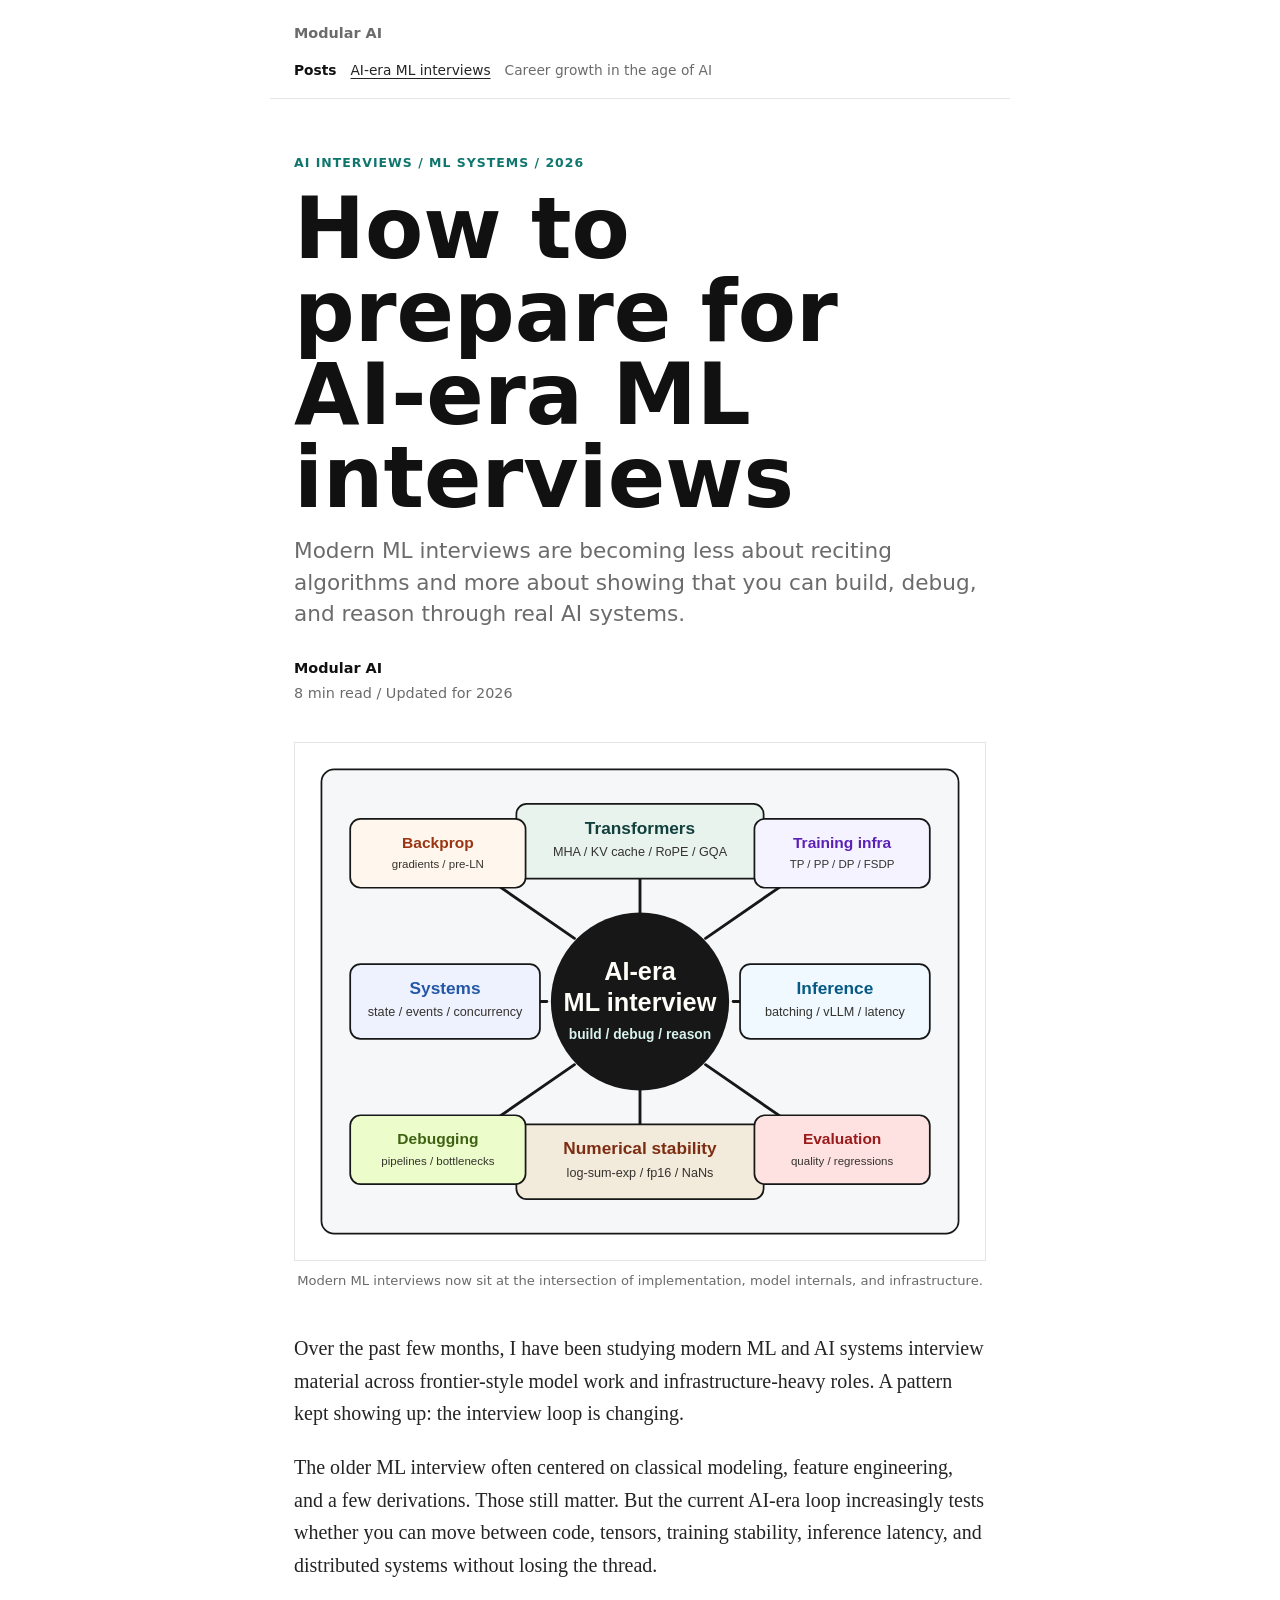
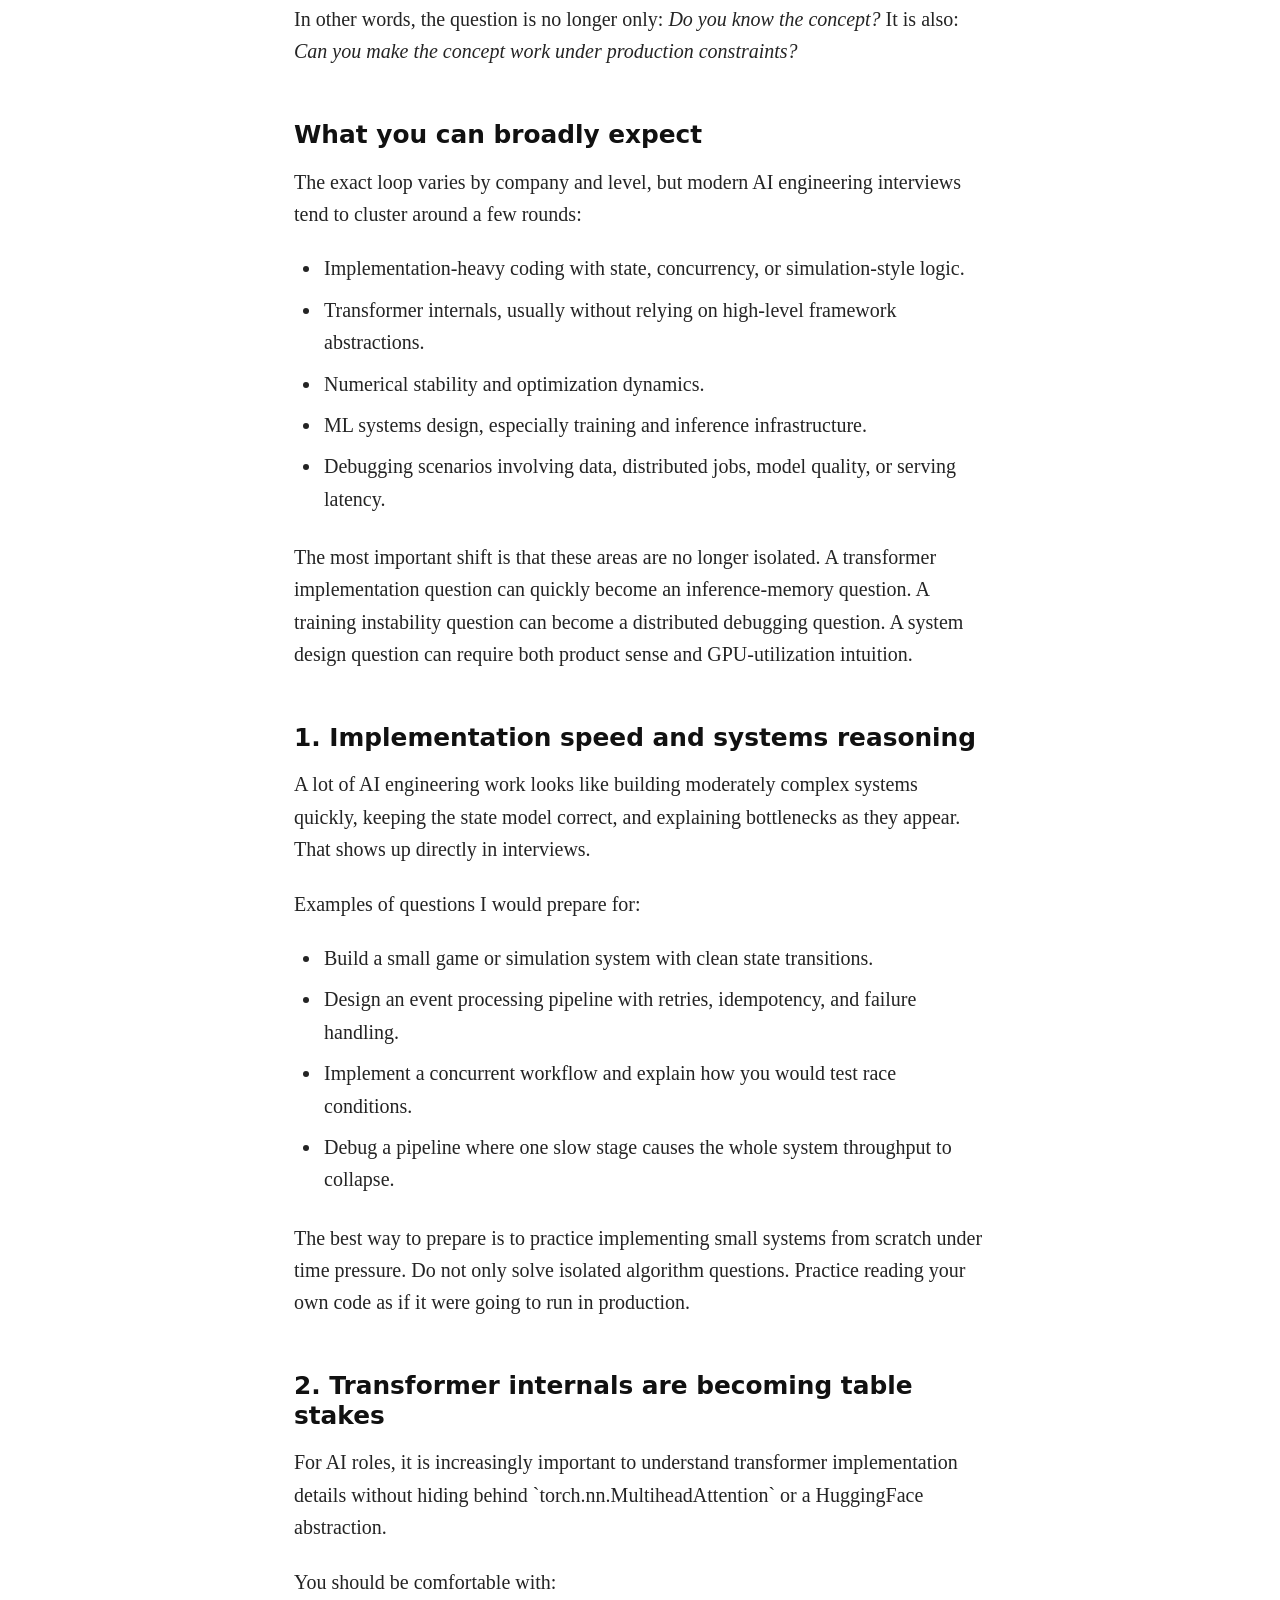
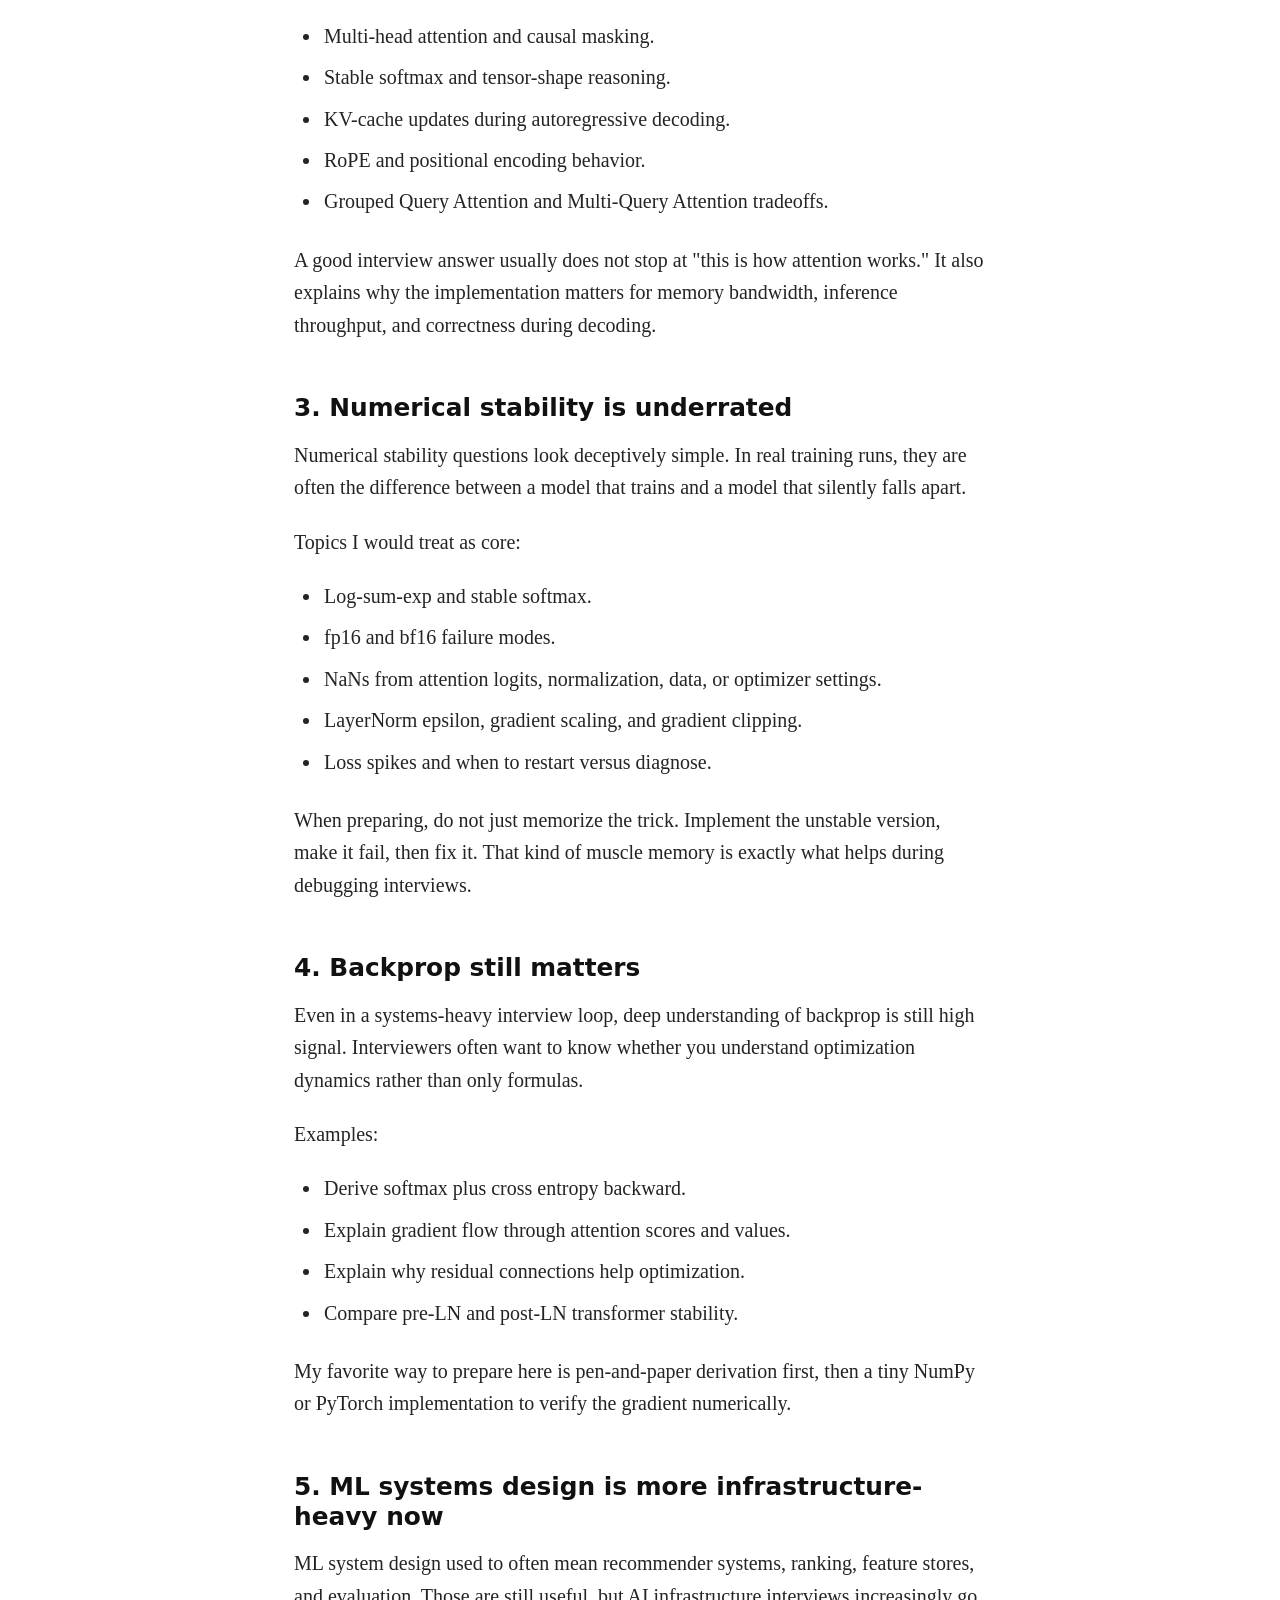
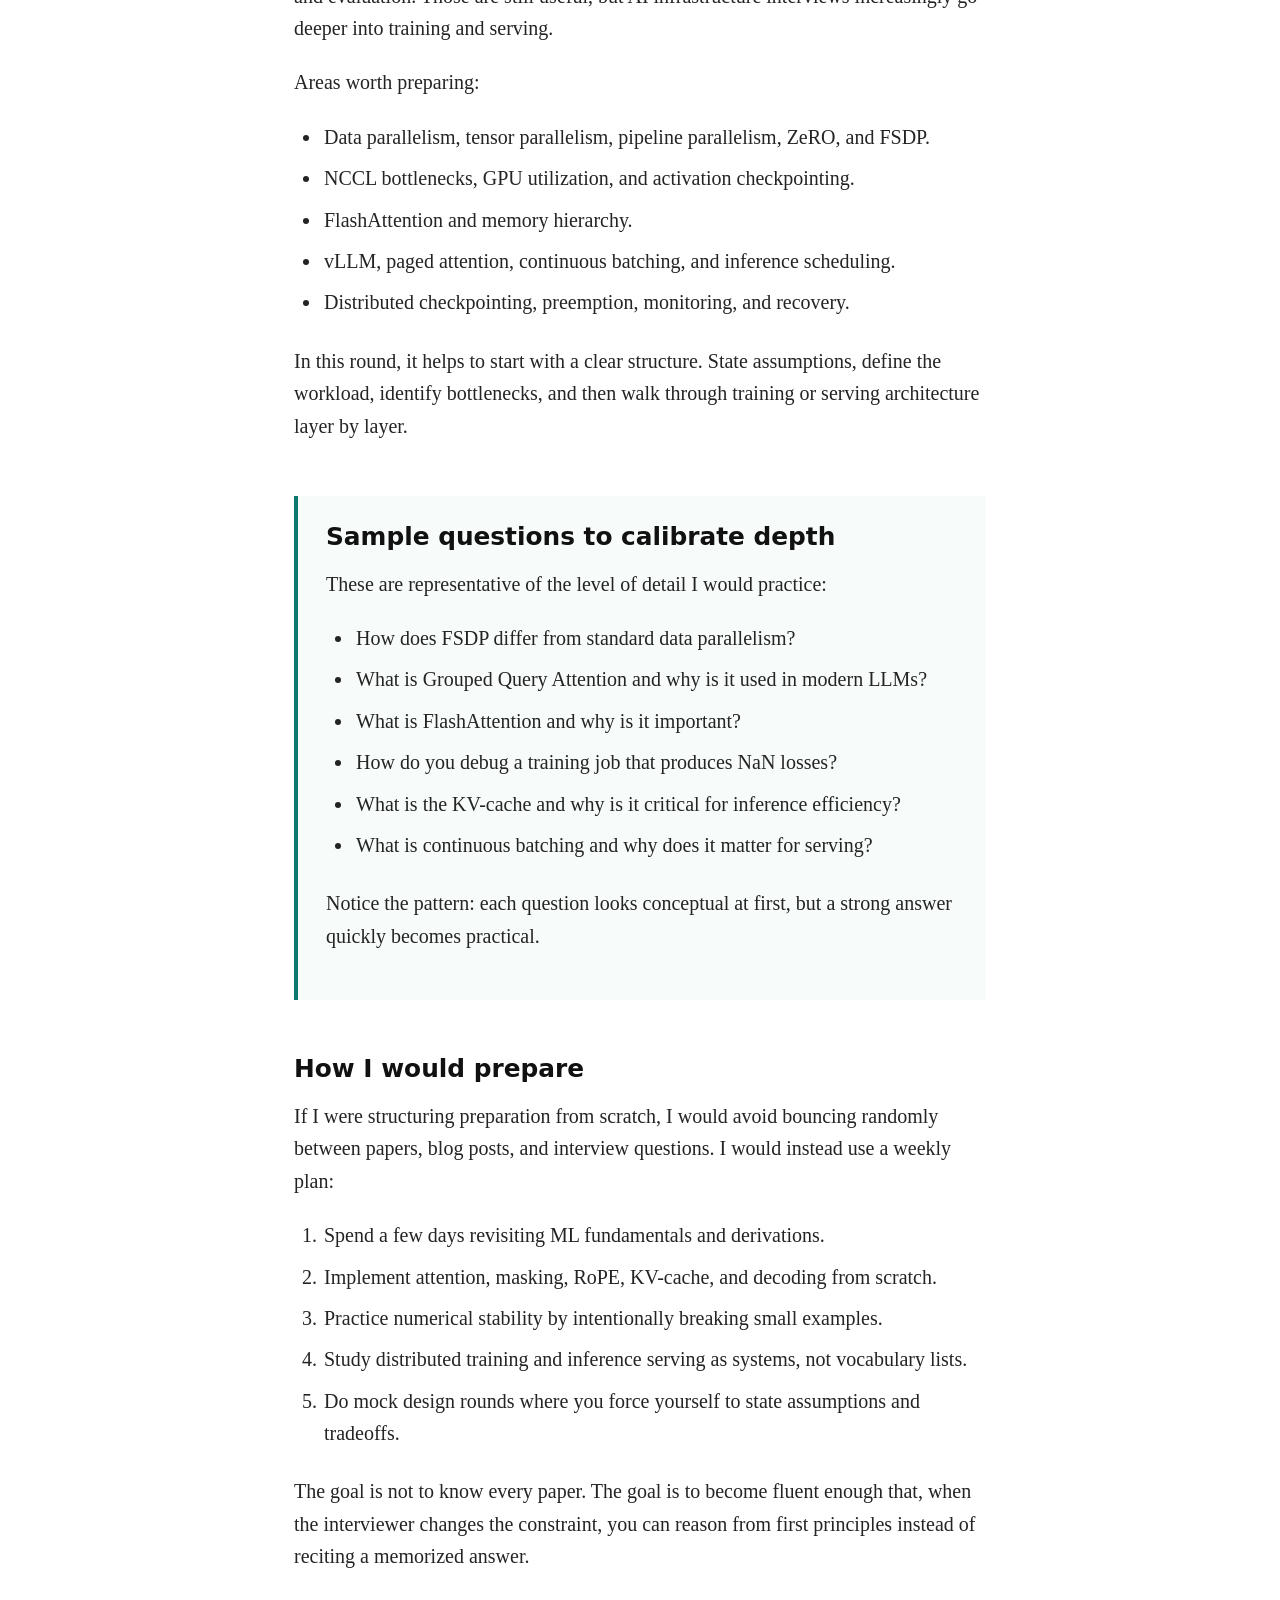
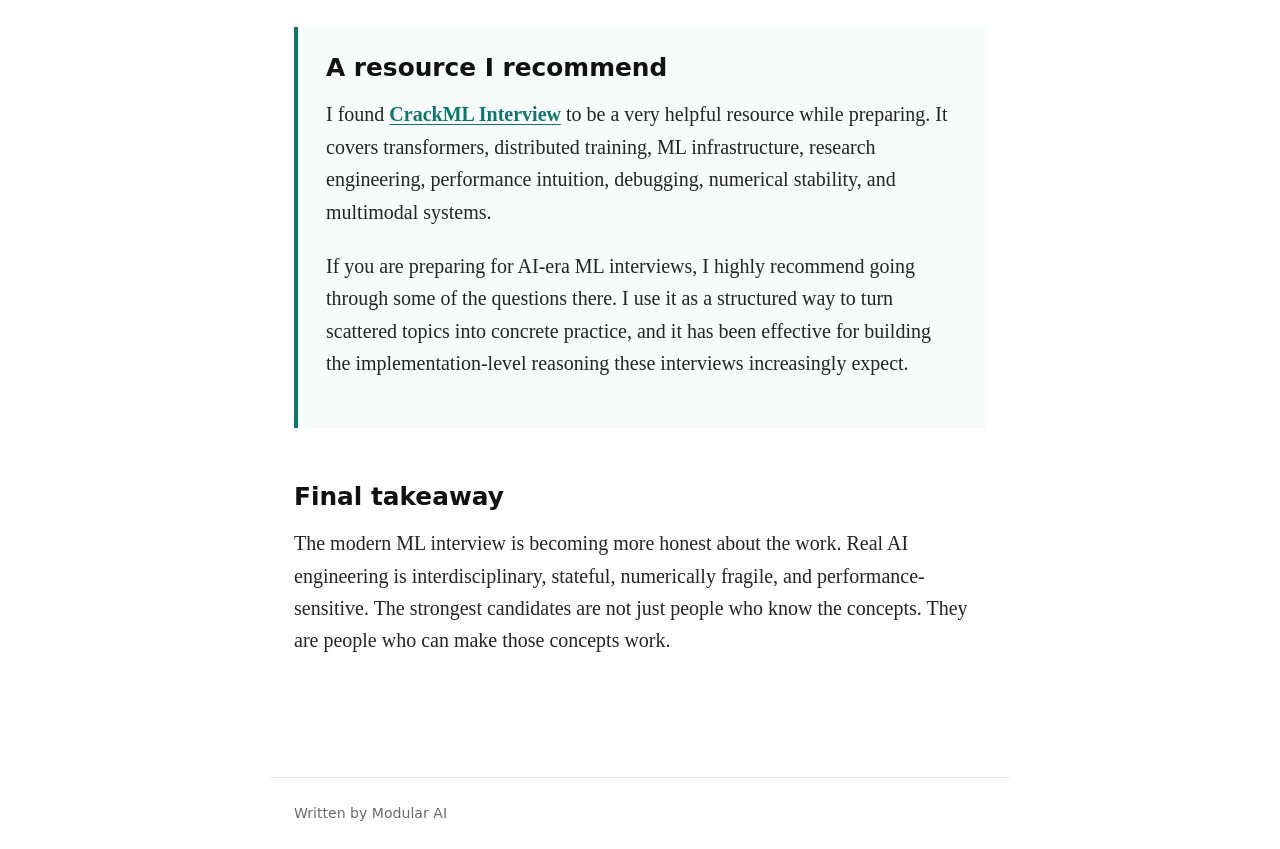
<file: index.html>
<!doctype html>
<html lang="en">
  <head>
    <meta charset="utf-8">
    <meta name="viewport" content="width=device-width, initial-scale=1">
    <title>How to Prepare for AI-Era ML Interviews</title>
    <meta
      name="description"
      content="A Medium-style guide to modern ML and AI engineering interviews: systems reasoning, transformers, numerical stability, distributed training, inference, and preparation strategy."
    >
    <meta name="author" content="Modular AI">
    <link rel="stylesheet" href="styles.css">
  </head>
  <body>
    <header class="site-header">
      <a class="brand" href="index.html" aria-label="Modular AI blog home">Modular AI</a>
      <nav class="post-menu" aria-label="Posts">
        <span>Posts</span>
        <a href="index.html" aria-current="page">AI-era ML interviews</a>
        <a href="career-growth-ai.html">Career growth in the age of AI</a>
      </nav>
    </header>

    <main>
      <article class="post">
        <header class="post-header">
          <p class="kicker">AI interviews / ML systems / 2026</p>
          <h1>How to prepare for AI-era ML interviews</h1>
          <p class="subtitle">
            Modern ML interviews are becoming less about reciting algorithms and more about showing that you can build, debug, and reason through real AI systems.
          </p>
          <div class="meta-row">
            <div>
              <p class="author">Modular AI</p>
              <p class="meta">8 min read / Updated for 2026</p>
            </div>
          </div>
        </header>

        <figure class="hero-visual">
          <img src="assets/interview-map.svg" alt="Map of modern AI interview areas including transformers, systems, inference, and numerical stability.">
          <figcaption>Modern ML interviews now sit at the intersection of implementation, model internals, and infrastructure.</figcaption>
        </figure>

        <section class="article-section">
          <p>
            Over the past few months, I have been studying modern ML and AI systems interview material across frontier-style model work and infrastructure-heavy roles. A pattern kept showing up: the interview loop is changing.
          </p>
          <p>
            The older ML interview often centered on classical modeling, feature engineering, and a few derivations. Those still matter. But the current AI-era loop increasingly tests whether you can move between code, tensors, training stability, inference latency, and distributed systems without losing the thread.
          </p>
          <p>
            In other words, the question is no longer only: <em>Do you know the concept?</em> It is also: <em>Can you make the concept work under production constraints?</em>
          </p>
        </section>

        <section id="expect" class="article-section">
          <h2>What you can broadly expect</h2>
          <p>
            The exact loop varies by company and level, but modern AI engineering interviews tend to cluster around a few rounds:
          </p>
          <ul>
            <li>Implementation-heavy coding with state, concurrency, or simulation-style logic.</li>
            <li>Transformer internals, usually without relying on high-level framework abstractions.</li>
            <li>Numerical stability and optimization dynamics.</li>
            <li>ML systems design, especially training and inference infrastructure.</li>
            <li>Debugging scenarios involving data, distributed jobs, model quality, or serving latency.</li>
          </ul>
          <p>
            The most important shift is that these areas are no longer isolated. A transformer implementation question can quickly become an inference-memory question. A training instability question can become a distributed debugging question. A system design question can require both product sense and GPU-utilization intuition.
          </p>
        </section>

        <section id="rounds" class="article-section">
          <h2>1. Implementation speed and systems reasoning</h2>
          <p>
            A lot of AI engineering work looks like building moderately complex systems quickly, keeping the state model correct, and explaining bottlenecks as they appear. That shows up directly in interviews.
          </p>
          <p>Examples of questions I would prepare for:</p>
          <ul>
            <li>Build a small game or simulation system with clean state transitions.</li>
            <li>Design an event processing pipeline with retries, idempotency, and failure handling.</li>
            <li>Implement a concurrent workflow and explain how you would test race conditions.</li>
            <li>Debug a pipeline where one slow stage causes the whole system throughput to collapse.</li>
          </ul>
          <p>
            The best way to prepare is to practice implementing small systems from scratch under time pressure. Do not only solve isolated algorithm questions. Practice reading your own code as if it were going to run in production.
          </p>
        </section>

        <section class="article-section">
          <h2>2. Transformer internals are becoming table stakes</h2>
          <p>
            For AI roles, it is increasingly important to understand transformer implementation details without hiding behind `torch.nn.MultiheadAttention` or a HuggingFace abstraction.
          </p>
          <p>You should be comfortable with:</p>
          <ul>
            <li>Multi-head attention and causal masking.</li>
            <li>Stable softmax and tensor-shape reasoning.</li>
            <li>KV-cache updates during autoregressive decoding.</li>
            <li>RoPE and positional encoding behavior.</li>
            <li>Grouped Query Attention and Multi-Query Attention tradeoffs.</li>
          </ul>
          <p>
            A good interview answer usually does not stop at "this is how attention works." It also explains why the implementation matters for memory bandwidth, inference throughput, and correctness during decoding.
          </p>
        </section>

        <section class="article-section">
          <h2>3. Numerical stability is underrated</h2>
          <p>
            Numerical stability questions look deceptively simple. In real training runs, they are often the difference between a model that trains and a model that silently falls apart.
          </p>
          <p>Topics I would treat as core:</p>
          <ul>
            <li>Log-sum-exp and stable softmax.</li>
            <li>fp16 and bf16 failure modes.</li>
            <li>NaNs from attention logits, normalization, data, or optimizer settings.</li>
            <li>LayerNorm epsilon, gradient scaling, and gradient clipping.</li>
            <li>Loss spikes and when to restart versus diagnose.</li>
          </ul>
          <p>
            When preparing, do not just memorize the trick. Implement the unstable version, make it fail, then fix it. That kind of muscle memory is exactly what helps during debugging interviews.
          </p>
        </section>

        <section class="article-section">
          <h2>4. Backprop still matters</h2>
          <p>
            Even in a systems-heavy interview loop, deep understanding of backprop is still high signal. Interviewers often want to know whether you understand optimization dynamics rather than only formulas.
          </p>
          <p>Examples:</p>
          <ul>
            <li>Derive softmax plus cross entropy backward.</li>
            <li>Explain gradient flow through attention scores and values.</li>
            <li>Explain why residual connections help optimization.</li>
            <li>Compare pre-LN and post-LN transformer stability.</li>
          </ul>
          <p>
            My favorite way to prepare here is pen-and-paper derivation first, then a tiny NumPy or PyTorch implementation to verify the gradient numerically.
          </p>
        </section>

        <section class="article-section">
          <h2>5. ML systems design is more infrastructure-heavy now</h2>
          <p>
            ML system design used to often mean recommender systems, ranking, feature stores, and evaluation. Those are still useful, but AI infrastructure interviews increasingly go deeper into training and serving.
          </p>
          <p>Areas worth preparing:</p>
          <ul>
            <li>Data parallelism, tensor parallelism, pipeline parallelism, ZeRO, and FSDP.</li>
            <li>NCCL bottlenecks, GPU utilization, and activation checkpointing.</li>
            <li>FlashAttention and memory hierarchy.</li>
            <li>vLLM, paged attention, continuous batching, and inference scheduling.</li>
            <li>Distributed checkpointing, preemption, monitoring, and recovery.</li>
          </ul>
          <p>
            In this round, it helps to start with a clear structure. State assumptions, define the workload, identify bottlenecks, and then walk through training or serving architecture layer by layer.
          </p>
        </section>

        <section class="article-section callout">
          <h2>Sample questions to calibrate depth</h2>
          <p>These are representative of the level of detail I would practice:</p>
          <ul>
            <li>How does FSDP differ from standard data parallelism?</li>
            <li>What is Grouped Query Attention and why is it used in modern LLMs?</li>
            <li>What is FlashAttention and why is it important?</li>
            <li>How do you debug a training job that produces NaN losses?</li>
            <li>What is the KV-cache and why is it critical for inference efficiency?</li>
            <li>What is continuous batching and why does it matter for serving?</li>
          </ul>
          <p>
            Notice the pattern: each question looks conceptual at first, but a strong answer quickly becomes practical.
          </p>
        </section>

        <section id="prep" class="article-section">
          <h2>How I would prepare</h2>
          <p>
            If I were structuring preparation from scratch, I would avoid bouncing randomly between papers, blog posts, and interview questions. I would instead use a weekly plan:
          </p>
          <ol>
            <li>Spend a few days revisiting ML fundamentals and derivations.</li>
            <li>Implement attention, masking, RoPE, KV-cache, and decoding from scratch.</li>
            <li>Practice numerical stability by intentionally breaking small examples.</li>
            <li>Study distributed training and inference serving as systems, not vocabulary lists.</li>
            <li>Do mock design rounds where you force yourself to state assumptions and tradeoffs.</li>
          </ol>
          <p>
            The goal is not to know every paper. The goal is to become fluent enough that, when the interviewer changes the constraint, you can reason from first principles instead of reciting a memorized answer.
          </p>
        </section>

        <section class="article-section recommendation" aria-label="Preparation recommendation">
          <h2>A resource I recommend</h2>
          <p>
            I found <a href="https://crackmlinterview.com/">CrackML Interview</a> to be a very helpful resource while preparing. It covers transformers, distributed training, ML infrastructure, research engineering, performance intuition, debugging, numerical stability, and multimodal systems.
          </p>
          <p>
            If you are preparing for AI-era ML interviews, I highly recommend going through some of the questions there. I use it as a structured way to turn scattered topics into concrete practice, and it has been effective for building the implementation-level reasoning these interviews increasingly expect.
          </p>
        </section>

        <section class="article-section">
          <h2>Final takeaway</h2>
          <p>
            The modern ML interview is becoming more honest about the work. Real AI engineering is interdisciplinary, stateful, numerically fragile, and performance-sensitive. The strongest candidates are not just people who know the concepts. They are people who can make those concepts work.
          </p>
        </section>
      </article>
    </main>

    <footer class="footer">
      <p>Written by Modular AI</p>
    </footer>
  </body>
</html>
</file>
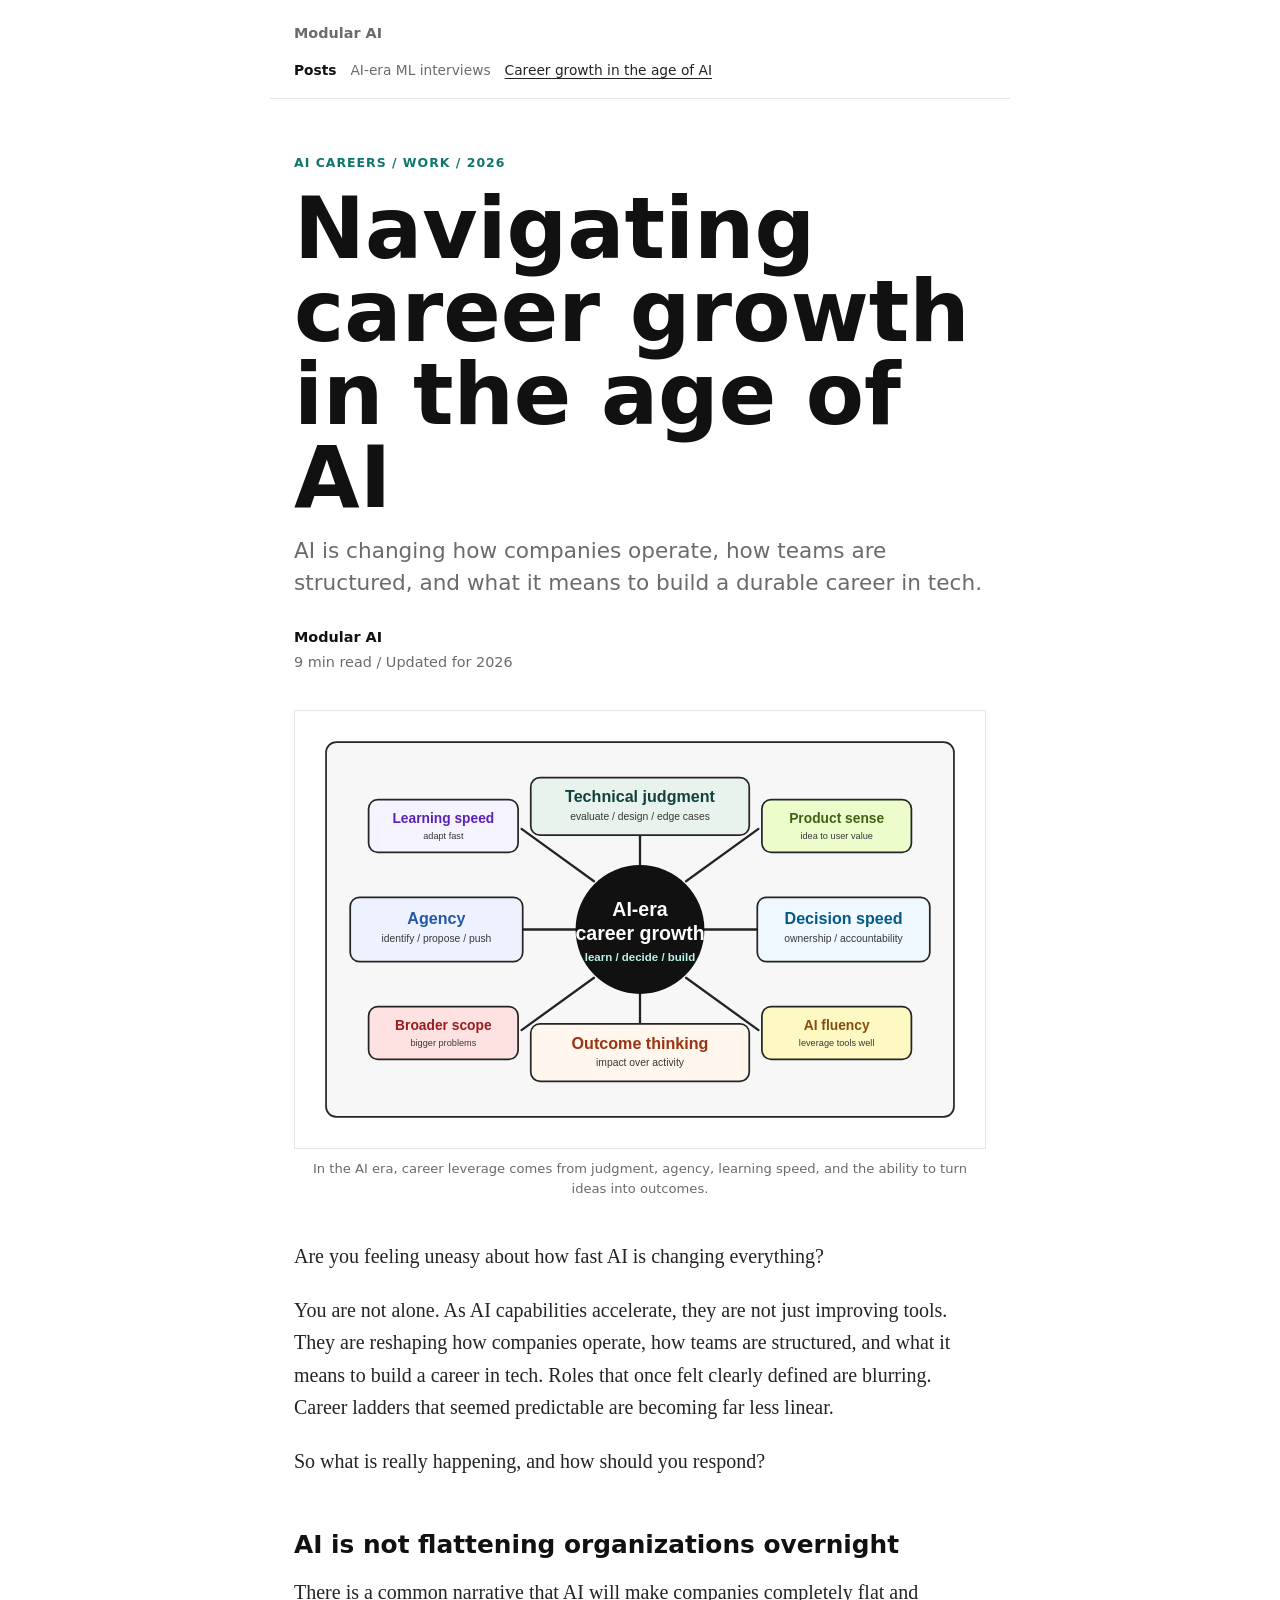
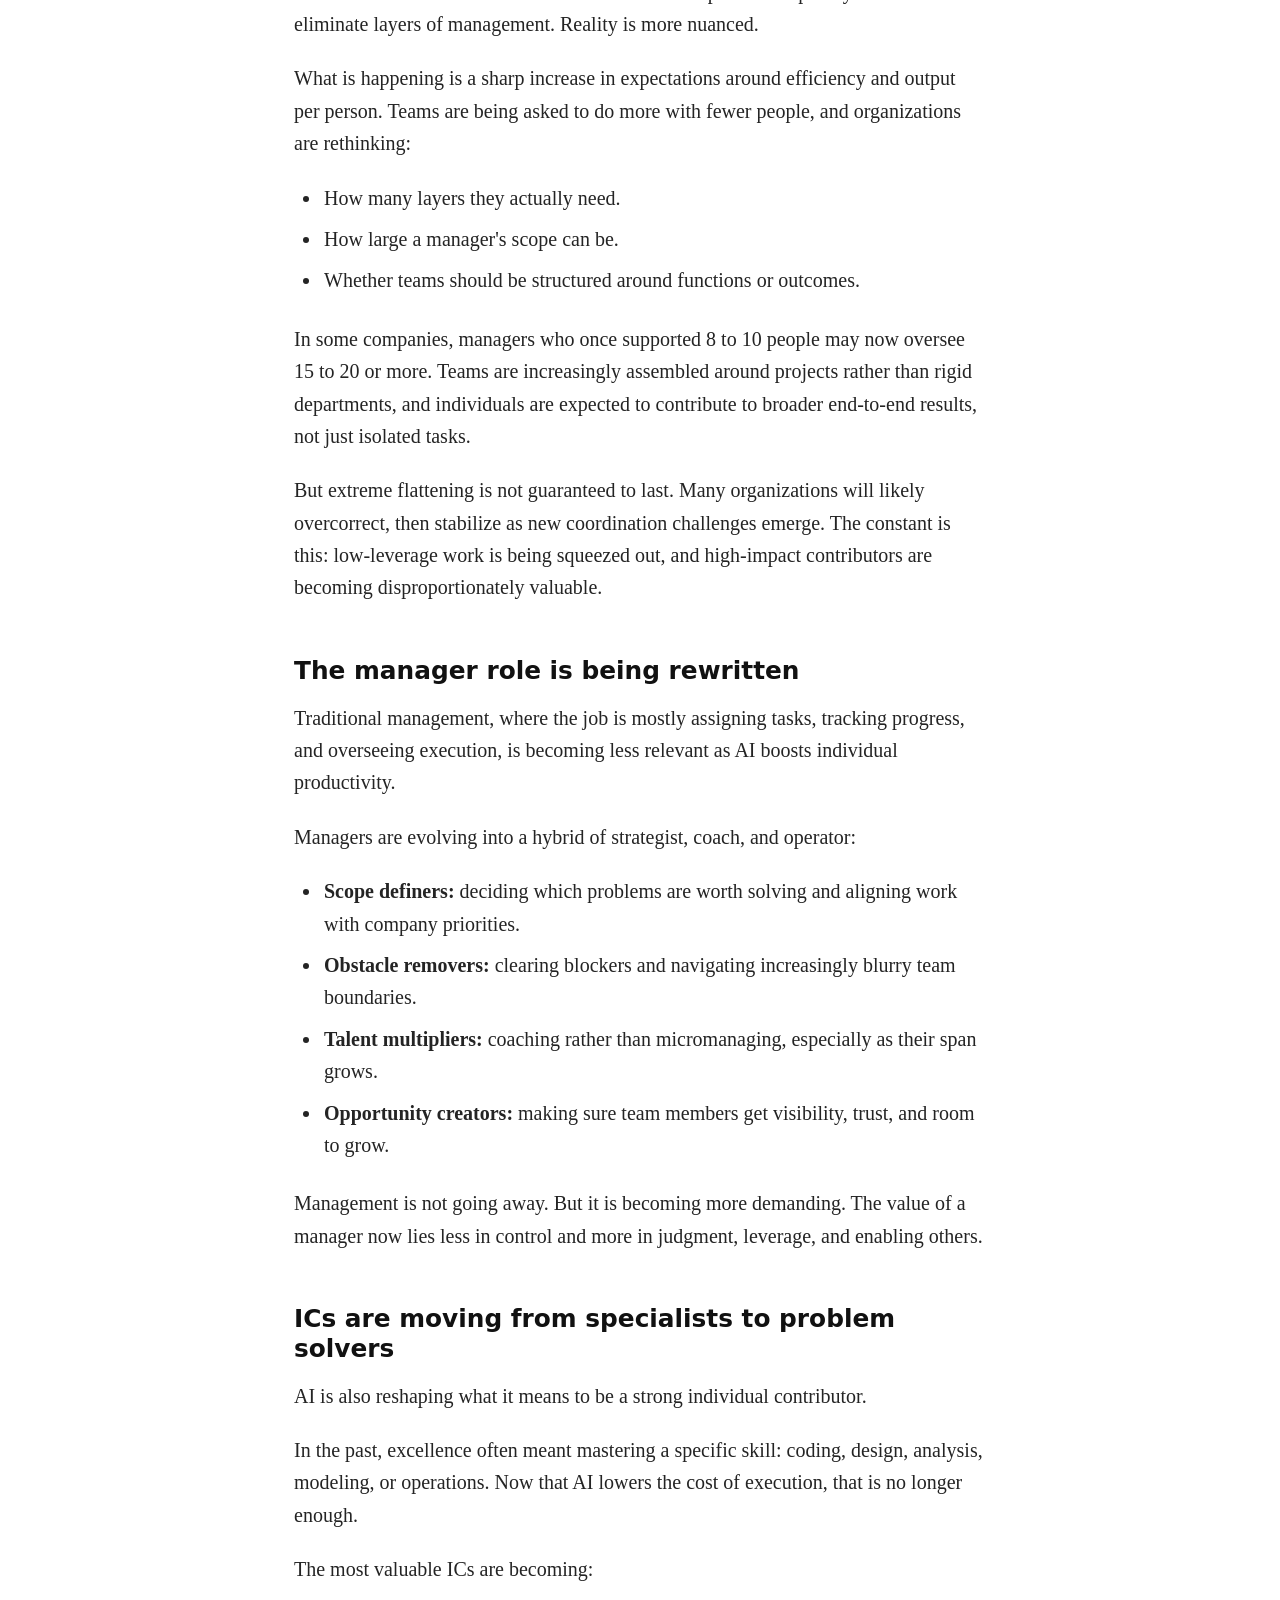
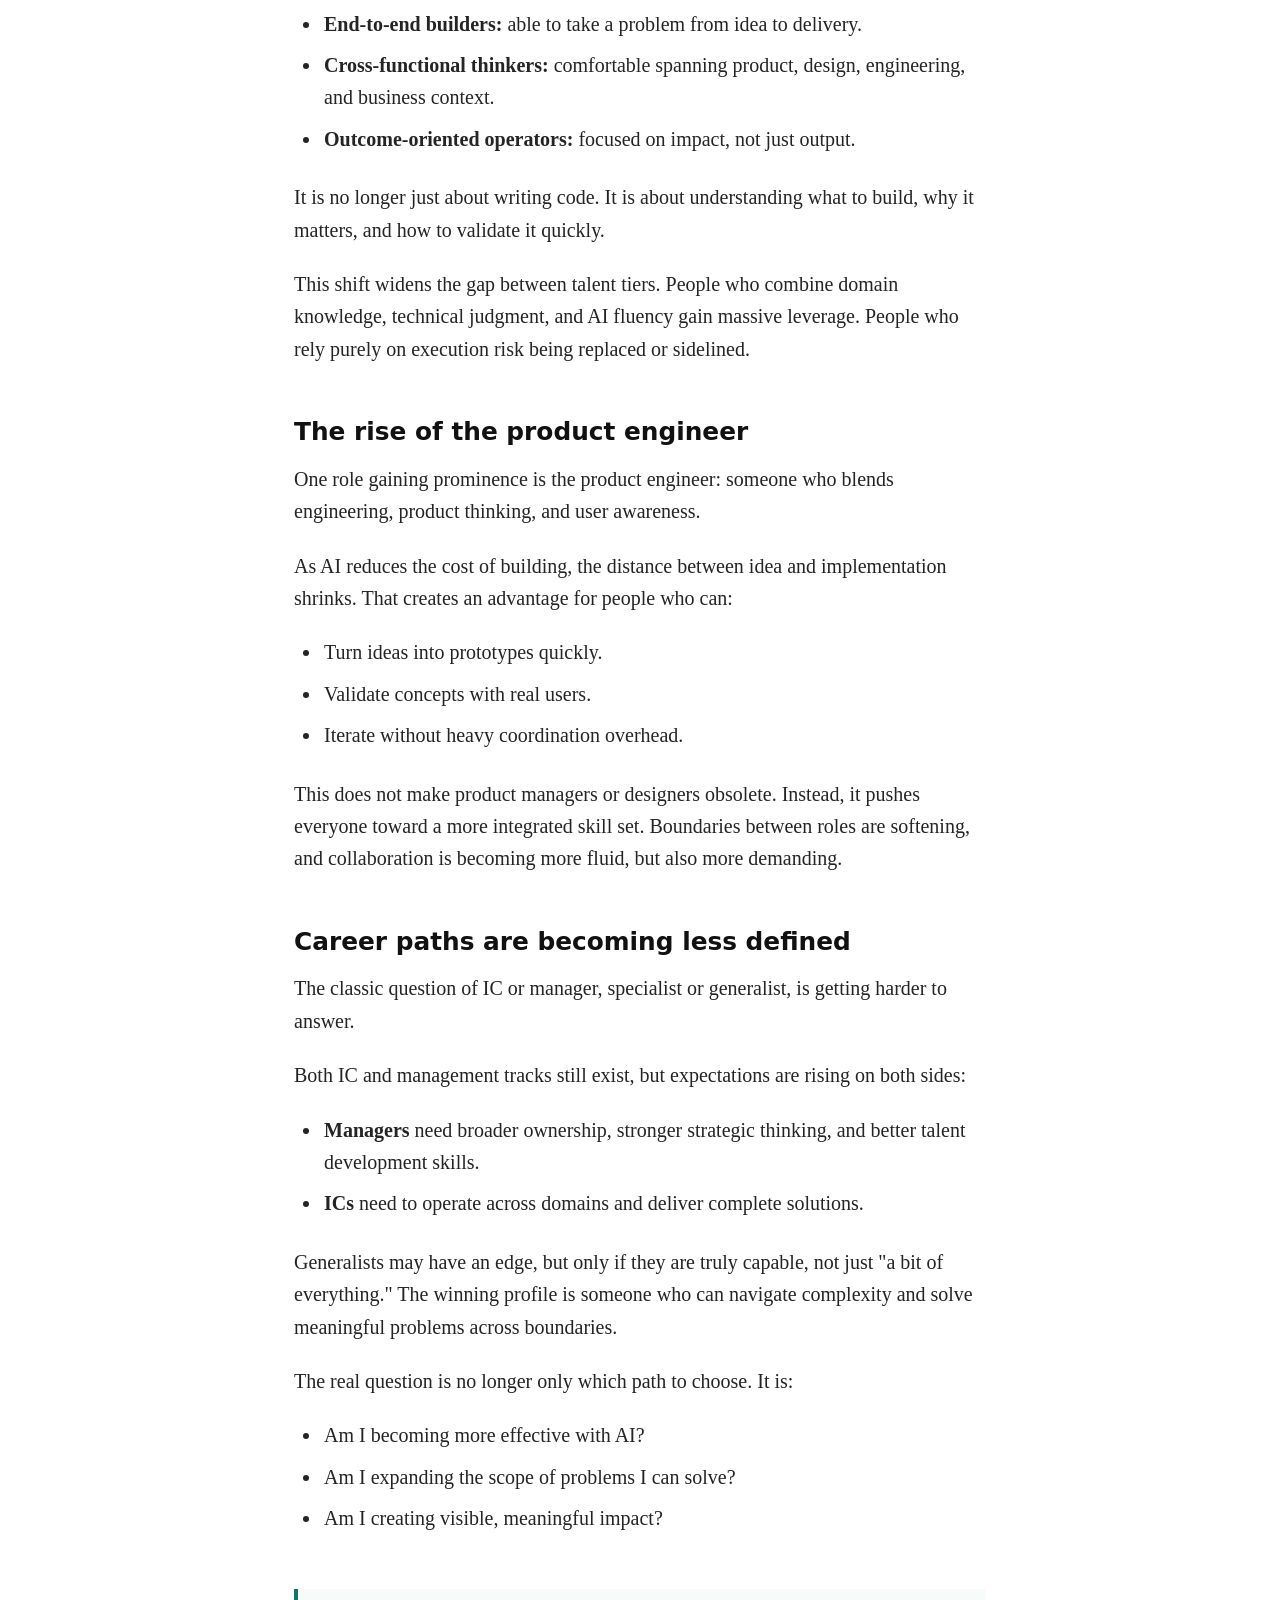
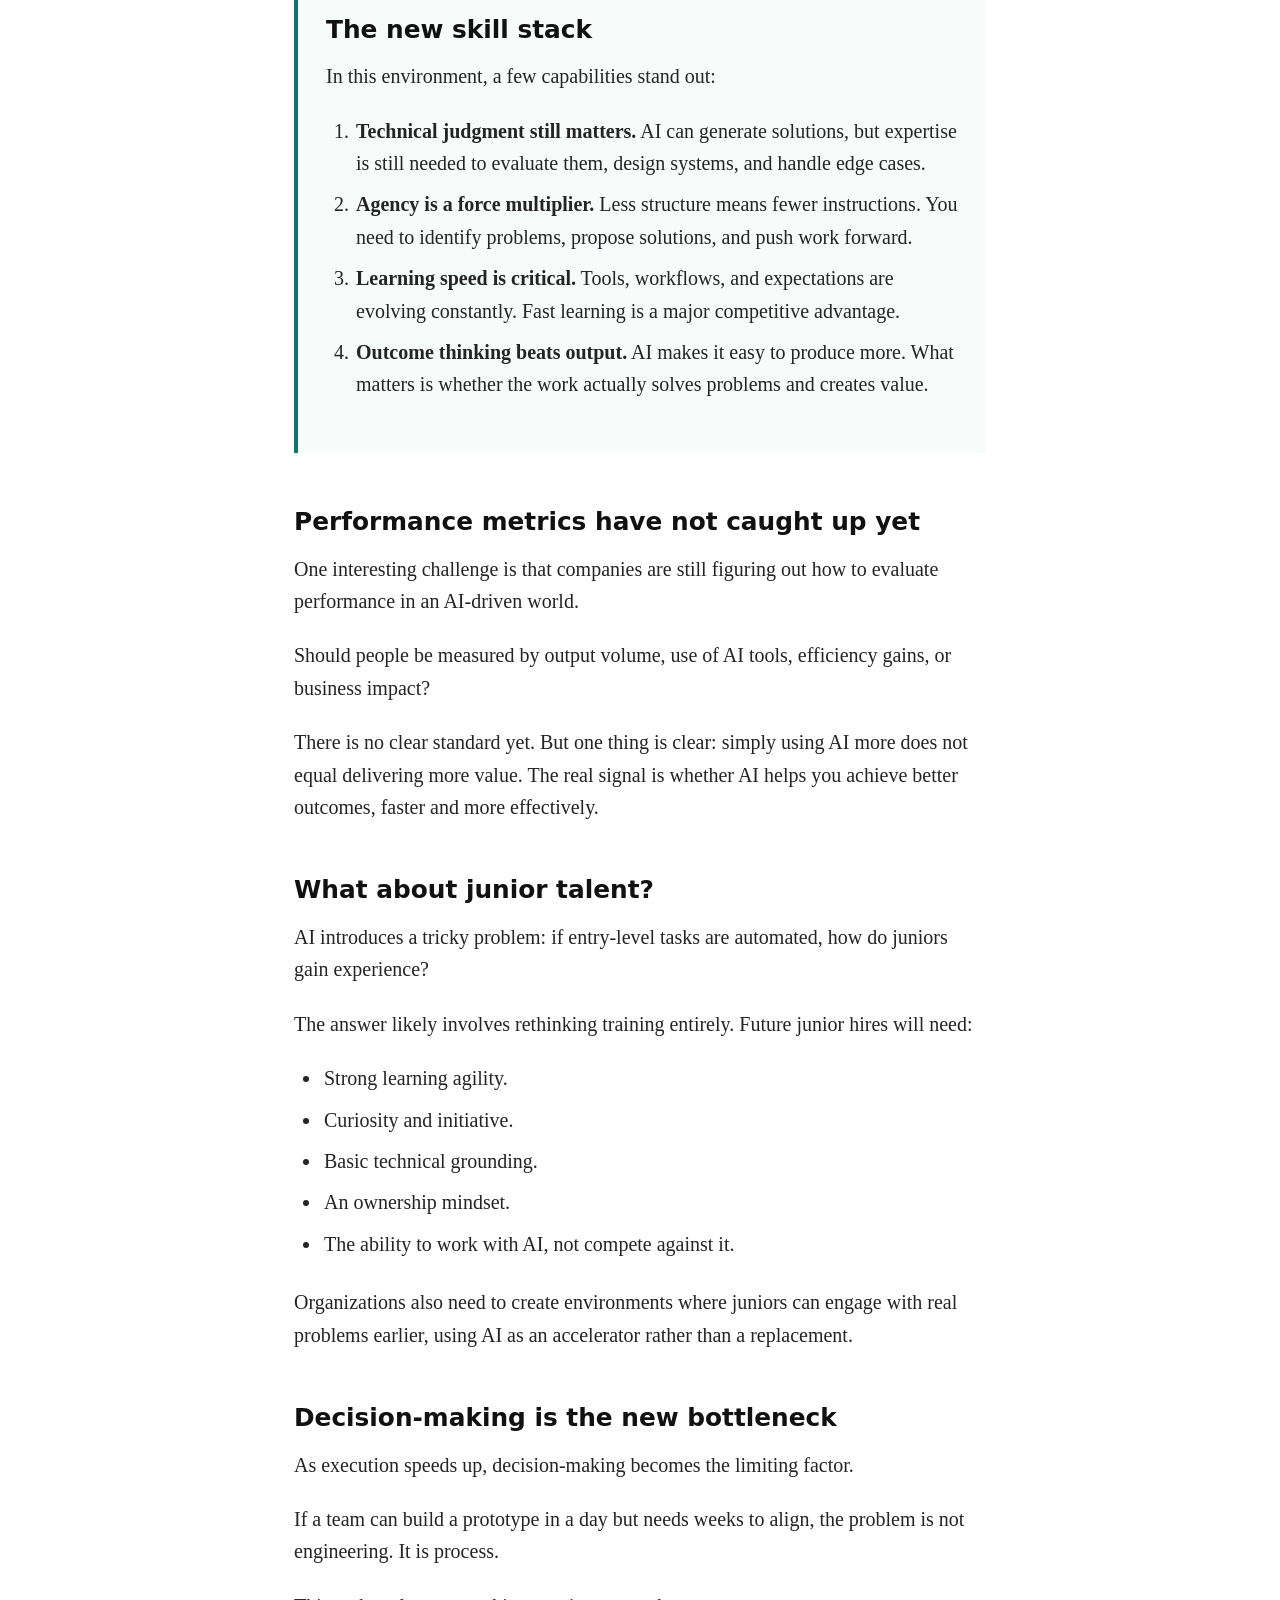
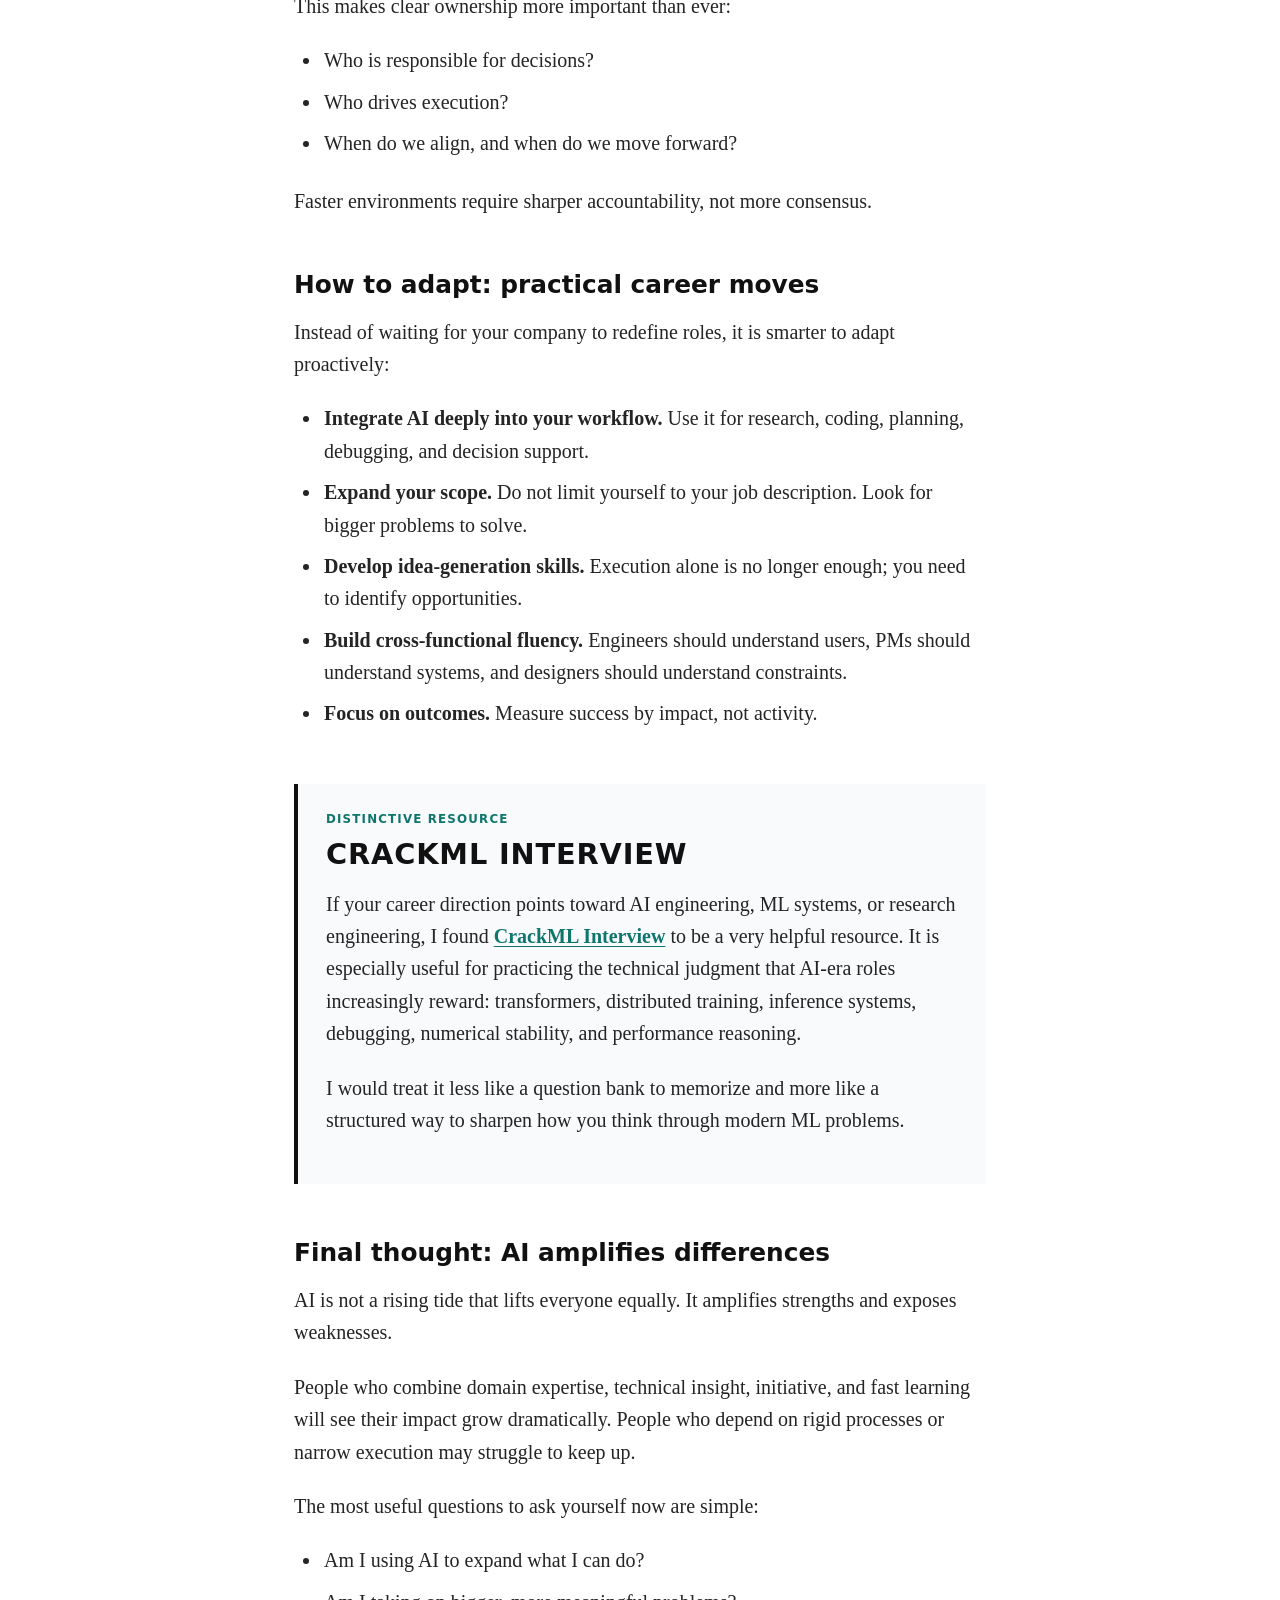
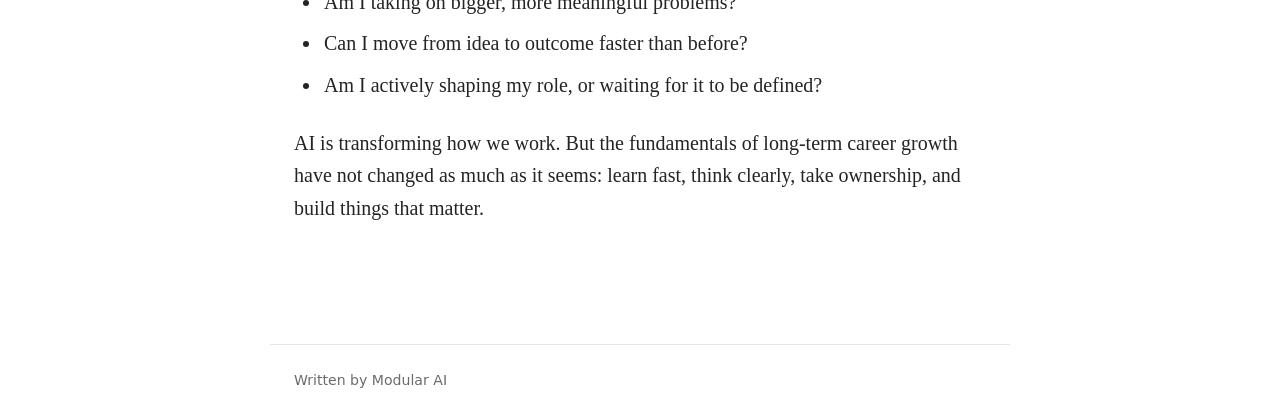
<file: career-growth-ai.html>
<!doctype html>
<html lang="en">
  <head>
    <meta charset="utf-8">
    <meta name="viewport" content="width=device-width, initial-scale=1">
    <title>Navigating Career Growth in the Age of AI</title>
    <meta
      name="description"
      content="A practical personal essay on career growth in the age of AI: changing team structures, managers, ICs, product engineering, ownership, decision-making, and adapting with AI."
    >
    <meta name="author" content="Modular AI">
    <link rel="stylesheet" href="styles.css">
  </head>
  <body>
    <header class="site-header">
      <a class="brand" href="index.html" aria-label="Modular AI blog home">Modular AI</a>
      <nav class="post-menu" aria-label="Posts">
        <span>Posts</span>
        <a href="index.html">AI-era ML interviews</a>
        <a href="career-growth-ai.html" aria-current="page">Career growth in the age of AI</a>
      </nav>
    </header>

    <main>
      <article class="post">
        <header class="post-header">
          <p class="kicker">AI careers / work / 2026</p>
          <h1>Navigating career growth in the age of AI</h1>
          <p class="subtitle">
            AI is changing how companies operate, how teams are structured, and what it means to build a durable career in tech.
          </p>
          <div class="meta-row">
            <div>
              <p class="author">Modular AI</p>
              <p class="meta">9 min read / Updated for 2026</p>
            </div>
          </div>
        </header>

        <figure class="hero-visual">
          <img src="assets/career-growth-map.svg" alt="Map of AI-era career growth topics including judgment, agency, learning speed, outcomes, and decision-making.">
          <figcaption>In the AI era, career leverage comes from judgment, agency, learning speed, and the ability to turn ideas into outcomes.</figcaption>
        </figure>

        <section class="article-section">
          <p>
            Are you feeling uneasy about how fast AI is changing everything?
          </p>
          <p>
            You are not alone. As AI capabilities accelerate, they are not just improving tools. They are reshaping how companies operate, how teams are structured, and what it means to build a career in tech. Roles that once felt clearly defined are blurring. Career ladders that seemed predictable are becoming far less linear.
          </p>
          <p>
            So what is really happening, and how should you respond?
          </p>
        </section>

        <section class="article-section">
          <h2>AI is not flattening organizations overnight</h2>
          <p>
            There is a common narrative that AI will make companies completely flat and eliminate layers of management. Reality is more nuanced.
          </p>
          <p>
            What is happening is a sharp increase in expectations around efficiency and output per person. Teams are being asked to do more with fewer people, and organizations are rethinking:
          </p>
          <ul>
            <li>How many layers they actually need.</li>
            <li>How large a manager's scope can be.</li>
            <li>Whether teams should be structured around functions or outcomes.</li>
          </ul>
          <p>
            In some companies, managers who once supported 8 to 10 people may now oversee 15 to 20 or more. Teams are increasingly assembled around projects rather than rigid departments, and individuals are expected to contribute to broader end-to-end results, not just isolated tasks.
          </p>
          <p>
            But extreme flattening is not guaranteed to last. Many organizations will likely overcorrect, then stabilize as new coordination challenges emerge. The constant is this: low-leverage work is being squeezed out, and high-impact contributors are becoming disproportionately valuable.
          </p>
        </section>

        <section class="article-section">
          <h2>The manager role is being rewritten</h2>
          <p>
            Traditional management, where the job is mostly assigning tasks, tracking progress, and overseeing execution, is becoming less relevant as AI boosts individual productivity.
          </p>
          <p>
            Managers are evolving into a hybrid of strategist, coach, and operator:
          </p>
          <ul>
            <li><strong>Scope definers:</strong> deciding which problems are worth solving and aligning work with company priorities.</li>
            <li><strong>Obstacle removers:</strong> clearing blockers and navigating increasingly blurry team boundaries.</li>
            <li><strong>Talent multipliers:</strong> coaching rather than micromanaging, especially as their span grows.</li>
            <li><strong>Opportunity creators:</strong> making sure team members get visibility, trust, and room to grow.</li>
          </ul>
          <p>
            Management is not going away. But it is becoming more demanding. The value of a manager now lies less in control and more in judgment, leverage, and enabling others.
          </p>
        </section>

        <section class="article-section">
          <h2>ICs are moving from specialists to problem solvers</h2>
          <p>
            AI is also reshaping what it means to be a strong individual contributor.
          </p>
          <p>
            In the past, excellence often meant mastering a specific skill: coding, design, analysis, modeling, or operations. Now that AI lowers the cost of execution, that is no longer enough.
          </p>
          <p>
            The most valuable ICs are becoming:
          </p>
          <ul>
            <li><strong>End-to-end builders:</strong> able to take a problem from idea to delivery.</li>
            <li><strong>Cross-functional thinkers:</strong> comfortable spanning product, design, engineering, and business context.</li>
            <li><strong>Outcome-oriented operators:</strong> focused on impact, not just output.</li>
          </ul>
          <p>
            It is no longer just about writing code. It is about understanding what to build, why it matters, and how to validate it quickly.
          </p>
          <p>
            This shift widens the gap between talent tiers. People who combine domain knowledge, technical judgment, and AI fluency gain massive leverage. People who rely purely on execution risk being replaced or sidelined.
          </p>
        </section>

        <section class="article-section">
          <h2>The rise of the product engineer</h2>
          <p>
            One role gaining prominence is the product engineer: someone who blends engineering, product thinking, and user awareness.
          </p>
          <p>
            As AI reduces the cost of building, the distance between idea and implementation shrinks. That creates an advantage for people who can:
          </p>
          <ul>
            <li>Turn ideas into prototypes quickly.</li>
            <li>Validate concepts with real users.</li>
            <li>Iterate without heavy coordination overhead.</li>
          </ul>
          <p>
            This does not make product managers or designers obsolete. Instead, it pushes everyone toward a more integrated skill set. Boundaries between roles are softening, and collaboration is becoming more fluid, but also more demanding.
          </p>
        </section>

        <section class="article-section">
          <h2>Career paths are becoming less defined</h2>
          <p>
            The classic question of IC or manager, specialist or generalist, is getting harder to answer.
          </p>
          <p>
            Both IC and management tracks still exist, but expectations are rising on both sides:
          </p>
          <ul>
            <li><strong>Managers</strong> need broader ownership, stronger strategic thinking, and better talent development skills.</li>
            <li><strong>ICs</strong> need to operate across domains and deliver complete solutions.</li>
          </ul>
          <p>
            Generalists may have an edge, but only if they are truly capable, not just "a bit of everything." The winning profile is someone who can navigate complexity and solve meaningful problems across boundaries.
          </p>
          <p>
            The real question is no longer only which path to choose. It is:
          </p>
          <ul>
            <li>Am I becoming more effective with AI?</li>
            <li>Am I expanding the scope of problems I can solve?</li>
            <li>Am I creating visible, meaningful impact?</li>
          </ul>
        </section>

        <section class="article-section callout">
          <h2>The new skill stack</h2>
          <p>
            In this environment, a few capabilities stand out:
          </p>
          <ol>
            <li><strong>Technical judgment still matters.</strong> AI can generate solutions, but expertise is still needed to evaluate them, design systems, and handle edge cases.</li>
            <li><strong>Agency is a force multiplier.</strong> Less structure means fewer instructions. You need to identify problems, propose solutions, and push work forward.</li>
            <li><strong>Learning speed is critical.</strong> Tools, workflows, and expectations are evolving constantly. Fast learning is a major competitive advantage.</li>
            <li><strong>Outcome thinking beats output.</strong> AI makes it easy to produce more. What matters is whether the work actually solves problems and creates value.</li>
          </ol>
        </section>

        <section class="article-section">
          <h2>Performance metrics have not caught up yet</h2>
          <p>
            One interesting challenge is that companies are still figuring out how to evaluate performance in an AI-driven world.
          </p>
          <p>
            Should people be measured by output volume, use of AI tools, efficiency gains, or business impact?
          </p>
          <p>
            There is no clear standard yet. But one thing is clear: simply using AI more does not equal delivering more value. The real signal is whether AI helps you achieve better outcomes, faster and more effectively.
          </p>
        </section>

        <section class="article-section">
          <h2>What about junior talent?</h2>
          <p>
            AI introduces a tricky problem: if entry-level tasks are automated, how do juniors gain experience?
          </p>
          <p>
            The answer likely involves rethinking training entirely. Future junior hires will need:
          </p>
          <ul>
            <li>Strong learning agility.</li>
            <li>Curiosity and initiative.</li>
            <li>Basic technical grounding.</li>
            <li>An ownership mindset.</li>
            <li>The ability to work with AI, not compete against it.</li>
          </ul>
          <p>
            Organizations also need to create environments where juniors can engage with real problems earlier, using AI as an accelerator rather than a replacement.
          </p>
        </section>

        <section class="article-section">
          <h2>Decision-making is the new bottleneck</h2>
          <p>
            As execution speeds up, decision-making becomes the limiting factor.
          </p>
          <p>
            If a team can build a prototype in a day but needs weeks to align, the problem is not engineering. It is process.
          </p>
          <p>
            This makes clear ownership more important than ever:
          </p>
          <ul>
            <li>Who is responsible for decisions?</li>
            <li>Who drives execution?</li>
            <li>When do we align, and when do we move forward?</li>
          </ul>
          <p>
            Faster environments require sharper accountability, not more consensus.
          </p>
        </section>

        <section class="article-section">
          <h2>How to adapt: practical career moves</h2>
          <p>
            Instead of waiting for your company to redefine roles, it is smarter to adapt proactively:
          </p>
          <ul>
            <li><strong>Integrate AI deeply into your workflow.</strong> Use it for research, coding, planning, debugging, and decision support.</li>
            <li><strong>Expand your scope.</strong> Do not limit yourself to your job description. Look for bigger problems to solve.</li>
            <li><strong>Develop idea-generation skills.</strong> Execution alone is no longer enough; you need to identify opportunities.</li>
            <li><strong>Build cross-functional fluency.</strong> Engineers should understand users, PMs should understand systems, and designers should understand constraints.</li>
            <li><strong>Focus on outcomes.</strong> Measure success by impact, not activity.</li>
          </ul>
        </section>

        <section class="article-section recommendation brand-recommendation" aria-label="CrackML Interview recommendation">
          <p class="brand-label">Distinctive resource</p>
          <h2>CRACKML INTERVIEW</h2>
          <p>
            If your career direction points toward AI engineering, ML systems, or research engineering, I found <a href="https://crackmlinterview.com/">CrackML Interview</a> to be a very helpful resource. It is especially useful for practicing the technical judgment that AI-era roles increasingly reward: transformers, distributed training, inference systems, debugging, numerical stability, and performance reasoning.
          </p>
          <p>
            I would treat it less like a question bank to memorize and more like a structured way to sharpen how you think through modern ML problems.
          </p>
        </section>

        <section class="article-section">
          <h2>Final thought: AI amplifies differences</h2>
          <p>
            AI is not a rising tide that lifts everyone equally. It amplifies strengths and exposes weaknesses.
          </p>
          <p>
            People who combine domain expertise, technical insight, initiative, and fast learning will see their impact grow dramatically. People who depend on rigid processes or narrow execution may struggle to keep up.
          </p>
          <p>
            The most useful questions to ask yourself now are simple:
          </p>
          <ul>
            <li>Am I using AI to expand what I can do?</li>
            <li>Am I taking on bigger, more meaningful problems?</li>
            <li>Can I move from idea to outcome faster than before?</li>
            <li>Am I actively shaping my role, or waiting for it to be defined?</li>
          </ul>
          <p>
            AI is transforming how we work. But the fundamentals of long-term career growth have not changed as much as it seems: learn fast, think clearly, take ownership, and build things that matter.
          </p>
        </section>
      </article>
    </main>

    <footer class="footer">
      <p>Written by Modular AI</p>
    </footer>
  </body>
</html>
</file>
<file: styles.css>
:root {
  --bg: #ffffff;
  --ink: #242424;
  --muted: #6b6b6b;
  --line: #e5e5e5;
  --soft: #f7f7f7;
  --accent: #0f766e;
}

* {
  box-sizing: border-box;
}

html {
  scroll-behavior: smooth;
}

body {
  margin: 0;
  background: var(--bg);
  color: var(--ink);
  font-family: charter, Georgia, Cambria, "Times New Roman", Times, serif;
  font-size: 20px;
  line-height: 1.62;
}

a {
  color: inherit;
  text-decoration-thickness: 1px;
  text-underline-offset: 3px;
}

.site-header {
  max-width: 740px;
  margin: 0 auto;
  padding: 22px 24px 0;
  border-bottom: 1px solid var(--line);
  font-family: Inter, ui-sans-serif, system-ui, -apple-system, BlinkMacSystemFont, "Segoe UI", sans-serif;
}

.brand,
.meta-row,
.footer {
  display: flex;
  align-items: center;
}

.brand {
  color: var(--muted);
  font-size: 0.9rem;
  font-weight: 600;
  text-decoration: none;
}

.brand:hover {
  color: var(--ink);
}

.post-menu {
  display: flex;
  flex-wrap: wrap;
  gap: 8px 14px;
  margin-top: 14px;
  padding-bottom: 16px;
  color: var(--muted);
  font-family: Inter, ui-sans-serif, system-ui, -apple-system, BlinkMacSystemFont, "Segoe UI", sans-serif;
  font-size: 0.86rem;
}

.post-menu span {
  color: #111111;
  font-weight: 700;
}

.post-menu a {
  color: var(--muted);
  text-decoration: none;
}

.post-menu a:hover,
.post-menu a[aria-current="page"] {
  color: var(--ink);
  text-decoration: underline;
  text-underline-offset: 3px;
}

.post {
  max-width: 740px;
  margin: 0 auto;
  padding: 54px 24px 76px;
}

.post-header {
  margin-bottom: 36px;
}

.kicker {
  margin: 0 0 14px;
  color: var(--accent);
  font-family: Inter, ui-sans-serif, system-ui, -apple-system, BlinkMacSystemFont, "Segoe UI", sans-serif;
  font-size: 0.78rem;
  font-weight: 800;
  letter-spacing: 0.08em;
  text-transform: uppercase;
}

h1,
h2,
h3,
p {
  margin-top: 0;
}

h1 {
  margin-bottom: 16px;
  color: #111111;
  font-family: sohne, Inter, ui-sans-serif, system-ui, -apple-system, BlinkMacSystemFont, "Segoe UI", sans-serif;
  font-size: clamp(2.65rem, 8vw, 5.3rem);
  line-height: 0.98;
  letter-spacing: 0;
}

.subtitle {
  margin-bottom: 28px;
  color: var(--muted);
  font-family: Inter, ui-sans-serif, system-ui, -apple-system, BlinkMacSystemFont, "Segoe UI", sans-serif;
  font-size: clamp(1.1rem, 2vw, 1.35rem);
  line-height: 1.45;
}

.meta-row {
  color: var(--muted);
  font-family: Inter, ui-sans-serif, system-ui, -apple-system, BlinkMacSystemFont, "Segoe UI", sans-serif;
  font-size: 0.9rem;
}

.author {
  margin-bottom: 2px;
  color: #111111;
  font-weight: 600;
}

.meta {
  margin: 0;
}

.hero-visual {
  margin: 0 0 42px;
}

.hero-visual img {
  display: block;
  width: 100%;
  height: auto;
  border: 1px solid var(--line);
  background: var(--soft);
}

.hero-visual figcaption {
  margin-top: 10px;
  color: var(--muted);
  font-family: Inter, ui-sans-serif, system-ui, -apple-system, BlinkMacSystemFont, "Segoe UI", sans-serif;
  font-size: 0.82rem;
  line-height: 1.45;
  text-align: center;
}

.article-section {
  margin: 0 0 44px;
}

.article-section h2 {
  margin: 52px 0 16px;
  color: #111111;
  font-family: sohne, Inter, ui-sans-serif, system-ui, -apple-system, BlinkMacSystemFont, "Segoe UI", sans-serif;
  font-size: 1.55rem;
  line-height: 1.2;
  letter-spacing: 0;
}

.article-section p {
  margin-bottom: 22px;
}

ul,
ol {
  margin: 0 0 26px;
  padding-left: 28px;
}

li {
  margin: 9px 0;
  padding-left: 2px;
}

code {
  border-radius: 4px;
  background: #f2f2f2;
  padding: 0.05em 0.25em;
  font-family: "SFMono-Regular", Consolas, "Liberation Mono", monospace;
  font-size: 0.86em;
}

.callout,
.recommendation {
  margin: 54px 0;
  padding: 26px 28px;
  border-left: 4px solid var(--accent);
  background: #f7fbfa;
}

.callout h2,
.recommendation h2 {
  margin-top: 0;
}

.recommendation a {
  color: var(--accent);
  font-weight: 800;
}

.brand-recommendation {
  border-left-color: #111111;
  background: #f8fafc;
}

.brand-recommendation .brand-label {
  margin-bottom: 8px;
  color: var(--accent);
  font-family: Inter, ui-sans-serif, system-ui, -apple-system, BlinkMacSystemFont, "Segoe UI", sans-serif;
  font-size: 0.74rem;
  font-weight: 850;
  letter-spacing: 0.1em;
  text-transform: uppercase;
}

.brand-recommendation h2 {
  font-size: 1.8rem;
  letter-spacing: 0.03em;
}

.footer {
  max-width: 740px;
  margin: 0 auto;
  padding: 24px;
  border-top: 1px solid var(--line);
  color: var(--muted);
  font-family: Inter, ui-sans-serif, system-ui, -apple-system, BlinkMacSystemFont, "Segoe UI", sans-serif;
  font-size: 0.88rem;
}

.footer p {
  margin: 0;
}

@media (max-width: 720px) {
  body {
    font-size: 18px;
  }

  .post {
    padding-top: 38px;
  }

  h1 {
    font-size: clamp(2.45rem, 13vw, 3.9rem);
  }

  .callout,
  .recommendation {
    padding: 22px;
  }

}
</file>
